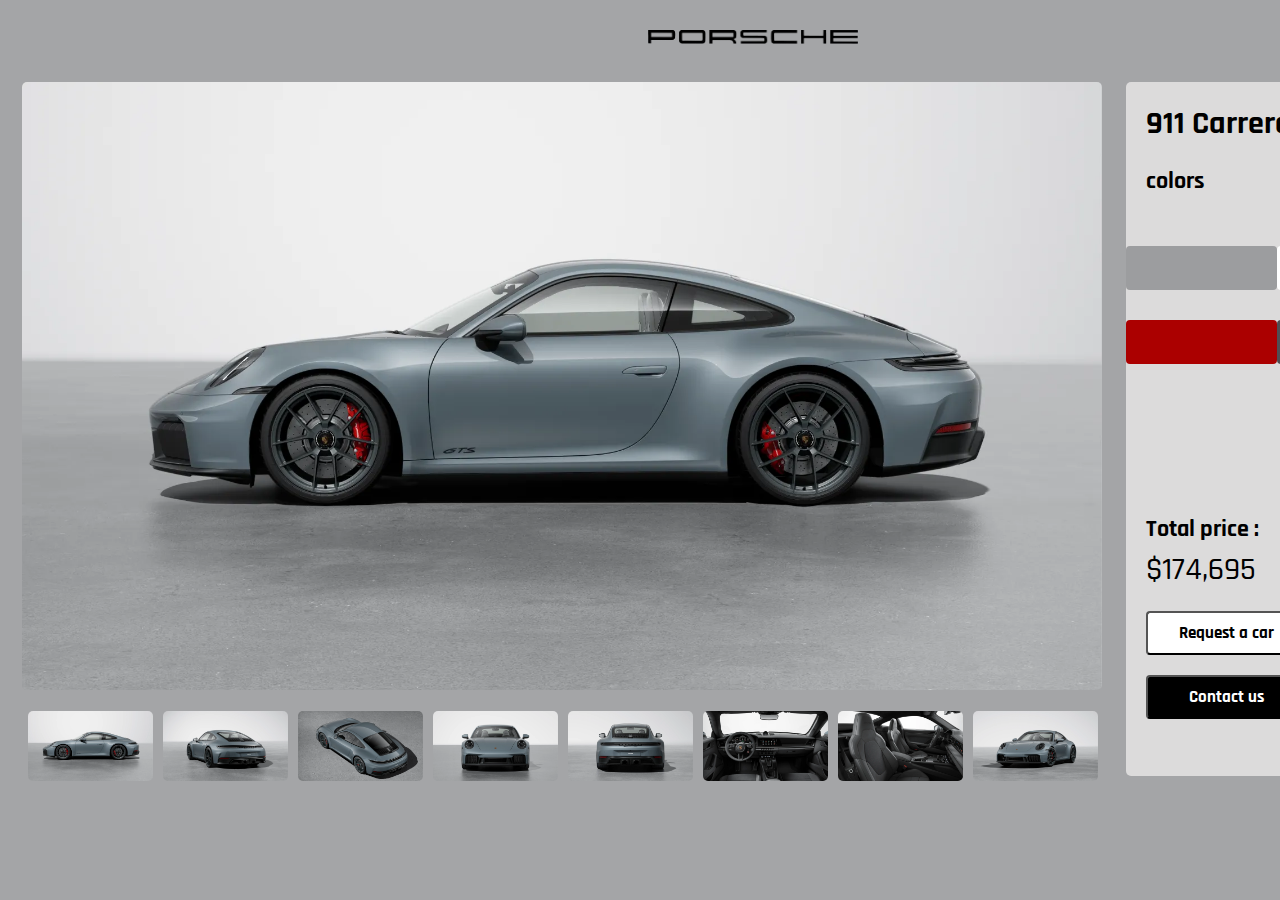
<file: proge de pfe/911 Carrera 4 GTS.html>
<!DOCTYPE html>
<html lang="fr">

<head>
    <meta charset="viewport" content="width=device-width, initial-scale=1.0">
    <title>porsche</title>
    <link rel="stylesheet" href="911-Carrera-GTS.css">
      <link rel="icon" type="image/png" href="icon/6ff6996f0921fb7a6b87839848aaf976.ico">
</head>

<body>
    <div class="header-div">
        <img src="images/porschelogo.png" class="porsche-header" width="210px" height="14px" />
          <a href="Sign-up.html">
            <img src="images/user.png" alt="" style="height: 30PX; margin-left: 550px;">
          </a>
    </div>
    </header>
    <div class="flix">
        <div class="product-gallery">
            <div class="main-image">
                <img id="mainImage" src="911-Carrera-GTS-image/iris (1).png.webp">
            </div>

            <div class="thumbnail-images">
                <img class="thumbnail" src="911-Carrera-GTS-image/iris (1).png.webp"
                    onclick="changeImage('911-Carrera-GTS-image/iris (1).png.webp')">
                <img class="thumbnail" src="911-Carrera-GTS-image/iris (2).webp"
                    onclick="changeImage('911-Carrera-GTS-image/iris (2).webp')">
                <img class="thumbnail" src="911-Carrera-GTS-image/iris (3).webp"
                    onclick="changeImage('911-Carrera-GTS-image/iris (3).webp')">
                <img class="thumbnail" src="911-Carrera-GTS-image/iris (4).webp"
                    onclick="changeImage('911-Carrera-GTS-image/iris (4).webp')">
                <img class="thumbnail" src="911-Carrera-GTS-image/iris (5).webp"
                    onclick="changeImage('911-Carrera-GTS-image/iris (5).webp')">
                <img class="thumbnail" src="911-Carrera-GTS-image/iris (6).webp"
                    onclick="changeImage('911-Carrera-GTS-image/iris (6).webp')">
                <img class="thumbnail" src="911-Carrera-GTS-image/iris (7).webp"
                    onclick="changeImage('911-Carrera-GTS-image/iris (7).webp')">
                <img class="thumbnail" src="911-Carrera-GTS-image/iris.webp"
                    onclick="changeImage('911-Carrera-GTS-image/iris.webp')">
            </div>
        </div>
        <div class="Price-bord">
            <div>
                <div>
                    <h1 style="margin-left: 20px;">
                        911 Carrera 4 GTS
                    </h1>
                    <h2 style="margin-left: 20px;">
                        colors
                    </h2>
                </div>

                <div class="line-1">
                    <div class="Vanadium-Grey-Metallic color havar">

                    </div>
                    <div class="White color havar">

                    </div>
                </div>

                <div class="line-2">

                    <div class="Black color havar" style="background-color: rgb(171, 0, 0) ;">

                    </div>

                    <div class="Slate-Grey-Neo color havar">

                    </div>

                </div>


            </div>
            <div>
                <h2 style="margin-top: 150px; margin-left: 20px;">
                    Total price :
                </h2>
                <h1 style="margin-top: -15px; margin-left: 20px;font-weight: 500;">
                    $174,695
                </h1>
                <a href="">
                    <button type="button" class="Request">
                        Request a car
                    </button>
                </a><br>
                <a href="index.html">
                    <button type="button" class="Contact" style="margin-top: 20px;">
                        Contact us
                    </button>
                </a>
            </div>
        </div>
    </div>
    <script src="911-Carrera-GTS.js"></script>
</body>

</html>
</file>
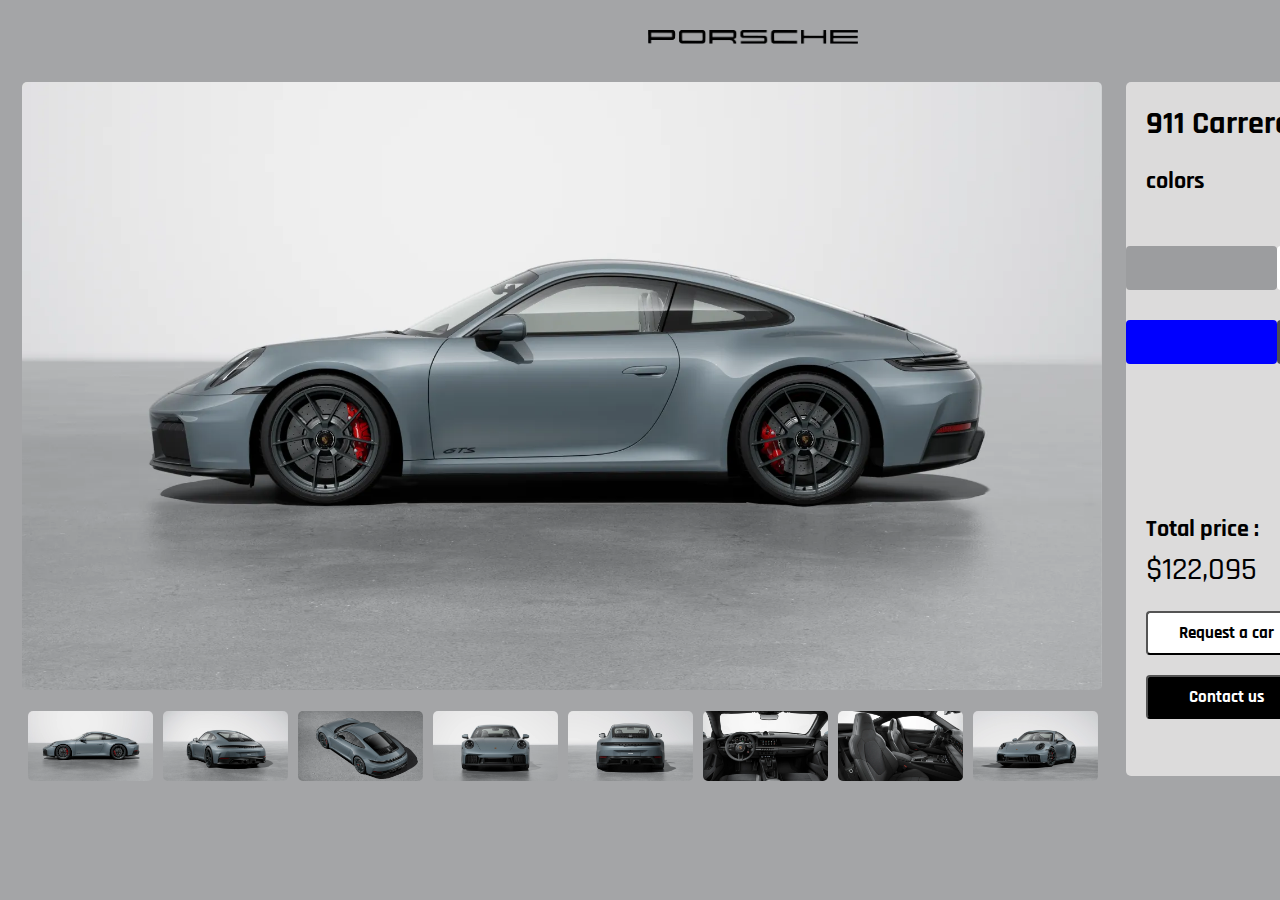
<file: proge de pfe/911 Carrera.html>
<!DOCTYPE html>
<html lang="fr">

<head>
    <meta charset="viewport" content="width=device-width, initial-scale=1.0">
    <title>porsche</title>
    <link rel="stylesheet" href="911-Carrera-GTS.css">
    <link rel="icon" type="image/png" href="icon/6ff6996f0921fb7a6b87839848aaf976.ico">
</head>

<body>
    <div class="header-div">
        <img src="images/porschelogo.png" class="porsche-header" width="210px" height="14px" />
        <a href="Sign-up.html">
            <img src="images/user.png" alt="" style="height: 30PX; margin-left: 550px;">
          </a>
    </div>
    </header>
    <div class="flix">
        <div class="product-gallery">
            <div class="main-image">
                <img id="mainImage" src="911-Carrera-GTS-image/iris (1).png.webp">
            </div>

            <div class="thumbnail-images">
                <img class="thumbnail" src="911-Carrera-GTS-image/iris (1).png.webp"
                    onclick="changeImage('911-Carrera-GTS-image/iris (1).png.webp')">
                <img class="thumbnail" src="911-Carrera-GTS-image/iris (2).webp"
                    onclick="changeImage('911-Carrera-GTS-image/iris (2).webp')">
                <img class="thumbnail" src="911-Carrera-GTS-image/iris (3).webp"
                    onclick="changeImage('911-Carrera-GTS-image/iris (3).webp')">
                <img class="thumbnail" src="911-Carrera-GTS-image/iris (4).webp"
                    onclick="changeImage('911-Carrera-GTS-image/iris (4).webp')">
                <img class="thumbnail" src="911-Carrera-GTS-image/iris (5).webp"
                    onclick="changeImage('911-Carrera-GTS-image/iris (5).webp')">
                <img class="thumbnail" src="911-Carrera-GTS-image/iris (6).webp"
                    onclick="changeImage('911-Carrera-GTS-image/iris (6).webp')">
                <img class="thumbnail" src="911-Carrera-GTS-image/iris (7).webp"
                    onclick="changeImage('911-Carrera-GTS-image/iris (7).webp')">
                <img class="thumbnail" src="911-Carrera-GTS-image/iris.webp"
                    onclick="changeImage('911-Carrera-GTS-image/iris.webp')">
            </div>
        </div>
        <div class="Price-bord">
            <div>
                <div>
                    <h1 style="margin-left: 20px;">
                        911 Carrera
                    </h1>
                    <h2 style="margin-left: 20px;">
                        colors
                    </h2>
                </div>

                <div class="line-1">
                    <div class="Vanadium-Grey-Metallic color havar">

                    </div>
                    <div class="White color havar">

                    </div>
                </div>

                <div class="line-2">

                    <div class="Black color havar" style="background-color: blue;">

                    </div>

                    <div class="Slate-Grey-Neo color havar">

                    </div>

                </div>


            </div>
            <div>
                <h2 style="margin-top: 150px; margin-left: 20px;">
                    Total price :
                </h2>
                <h1 style="margin-top: -15px; margin-left: 20px;font-weight: 500;">
                    $122,095
                </h1>
                <a href="">
                    <button type="button" class="Request">
                        Request a car
                    </button>
                </a><br>
                <a href="index.html">
                    <button type="button" class="Contact" style="margin-top: 20px;">
                        Contact us
                    </button>
                </a>
            </div>
        </div>
    </div>
    <script src="911-Carrera-GTS.js"></script>
</body>

</html>
</file>
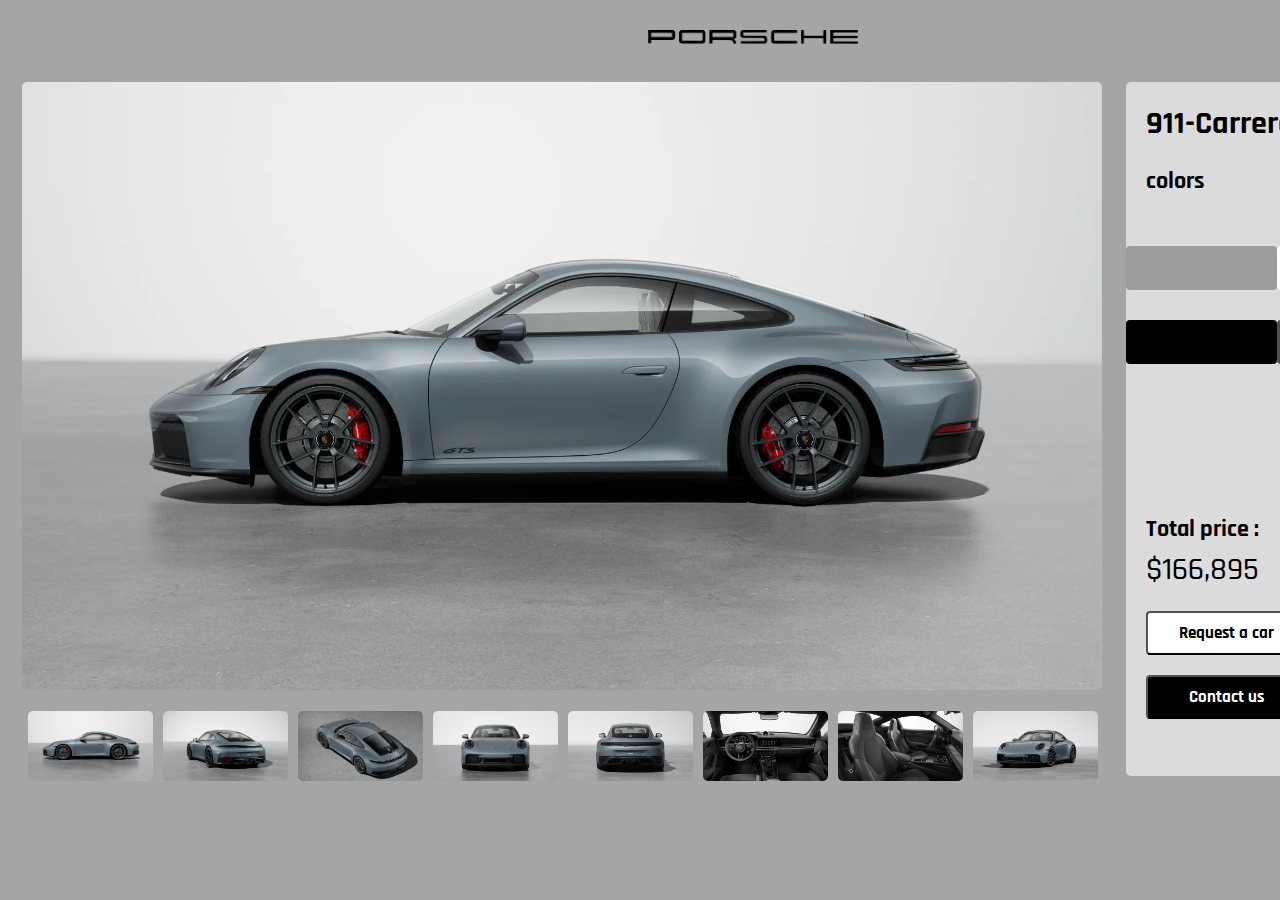
<file: proge de pfe/911-Carrera-GTS.html>
<!DOCTYPE html>
<html lang="fr">

<head>
    <meta charset="viewport" content="width=device-width, initial-scale=1.0">
    <title>porsche</title>
    <link rel="stylesheet" href="911-Carrera-GTS.css">
    <link rel="icon" type="image/png" href="icon/6ff6996f0921fb7a6b87839848aaf976.ico">
</head>

<body>
    <div class="header-div">
        <img src="images/porschelogo.png" class="porsche-header" width="210px" height="14px" />
        <a href="Sign-up.html">
            <img src="images/user.png" alt="" style="height: 30PX; margin-left: 550px;">
          </a>
    </div>
    </header>
    <div class="flix">
        <div class="product-gallery">
            <div class="main-image">
                <img id="mainImage" src="911-Carrera-GTS-image/iris (1).png.webp">
            </div>

            <div class="thumbnail-images">
                <img class="thumbnail" src="911-Carrera-GTS-image/iris (1).png.webp"
                    onclick="changeImage('911-Carrera-GTS-image/iris (1).png.webp')">
                <img class="thumbnail" src="911-Carrera-GTS-image/iris (2).webp"
                    onclick="changeImage('911-Carrera-GTS-image/iris (2).webp')">
                <img class="thumbnail" src="911-Carrera-GTS-image/iris (3).webp"
                    onclick="changeImage('911-Carrera-GTS-image/iris (3).webp')">
                <img class="thumbnail" src="911-Carrera-GTS-image/iris (4).webp"
                    onclick="changeImage('911-Carrera-GTS-image/iris (4).webp')">
                <img class="thumbnail" src="911-Carrera-GTS-image/iris (5).webp"
                    onclick="changeImage('911-Carrera-GTS-image/iris (5).webp')">
                <img class="thumbnail" src="911-Carrera-GTS-image/iris (6).webp"
                    onclick="changeImage('911-Carrera-GTS-image/iris (6).webp')">
                <img class="thumbnail" src="911-Carrera-GTS-image/iris (7).webp"
                    onclick="changeImage('911-Carrera-GTS-image/iris (7).webp')">
                <img class="thumbnail" src="911-Carrera-GTS-image/iris.webp"
                    onclick="changeImage('911-Carrera-GTS-image/iris.webp')">
            </div>
        </div>
        <div class="Price-bord">
            <div>
                <div>
                    <h1 style="margin-left: 20px;">
                        911-Carrera-GTS
                    </h1>
                    <h2 style="margin-left: 20px;">
                        colors
                    </h2>
                </div>

                <div class="line-1">
                    <div class="Vanadium-Grey-Metallic color havar">

                    </div>
                    <div class="White color havar">

                    </div>
                </div>

                <div class="line-2">

                    <div class="Black color havar">

                    </div>

                    <div class="Slate-Grey-Neo color havar">

                    </div>

                </div>


            </div>
            <div>
                <h2 style="margin-top: 150px; margin-left: 20px;">
                    Total price :
                </h2>
                <h1 style="margin-top: -15px; margin-left: 20px;font-weight: 500;">
                    $166,895
                </h1>
                <a href="">
                    <button type="button" class="Request">
                        Request a car
                    </button>
                </a><br>
                <a href="index.html">
                    <button type="button" class="Contact" style="margin-top: 20px;">
                        Contact us
                    </button>
                </a>
            </div>
        </div>
    </div>
    <script src="911-Carrera-GTS.js"></script>
</body>

</html>
</file>
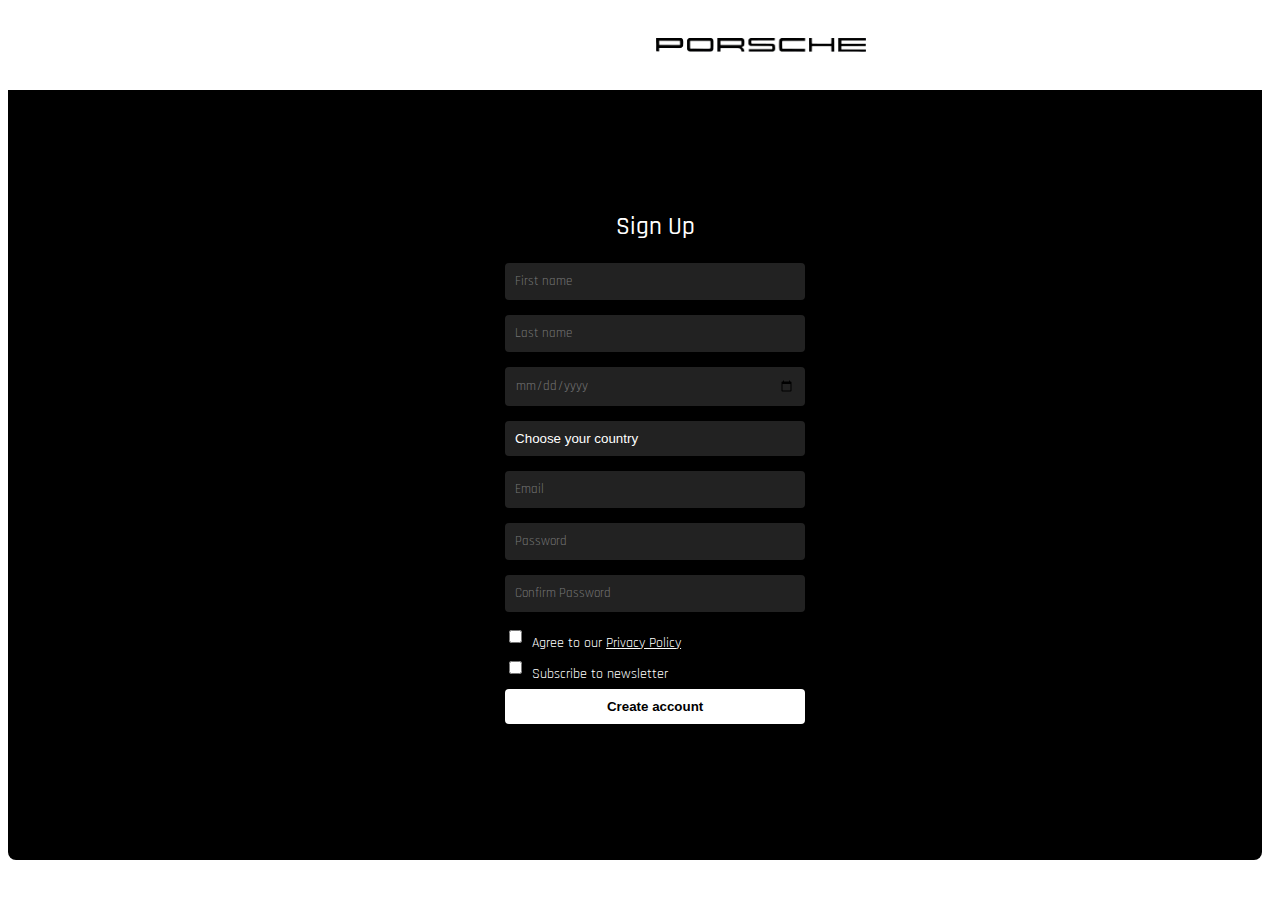
<file: proge de pfe/Sign-up.html>
<!DOCTYPE html>
<html lang="en">

<head>
    <meta charset="UTF-8">
    <meta name="viewport" content="width=device-width, initial-scale=1.0">
    <title>Sign Up</title>
    <link rel="stylesheet" href="Sign-up.css">
</head>

<body class="body">
    <div class="header-div">
        <img src="images/porschelogo.png" class="porsche-header" width="210px" height="14px" />
    </div>
    <div class="signup-container">
        <form method="post" class="form">
            <h1>
                Sign Up
            </h1>
            <input type="text" name="first_name" placeholder="First name" required>
            <input type="text" name="last_name" placeholder="Last name" required>
            <input type="date" name="birth_date" placeholder="Select your birth date" required>
            <select name="country" required>
                <option value="" disabled selected>
                    Choose your country
                </option>
                <option value="" disabled selected>
                    Choose your country
                </option>
            </select>
            <input type="email" name="email" placeholder="Email" required>
            <input type="password" name="password" placeholder="Password" required>
            <input type="password" name="confirm_password" placeholder="Confirm Password" required>
            <div class="checkbox-container">
                <input type="checkbox" id="privacy_policy" name="privacy_policy" required>
                <label for="privacy_policy">Agree to our <a href="" style="color: rgb(255, 255, 255);font-family: 'Rajdhani', sans-serif;">Privacy Policy</a></label>
            </div>
            <div class="checkbox-container">
                <input type="checkbox" id="subscribe_newsletter" name="subscribe_newsletter">
                <label for="subscribe_newsletter">Subscribe to newsletter</label>
            </div>
            <a href="index.html">
                <button type="button" onclick="redirectToPage()">
                    Create account
                </button>
            </a>
        </form>
    </div>
    <script src="">

    </script>
</body>

</html>
</file>
<file: proge de pfe/911-Carrera-GTS.css>
@import url("https://fonts.googleapis.com/css2?family=Poppins:ital,wght@0,100;0,200;0,300;0,400;0,500;0,600;0,700;0,800;0,900;1,100;1,200;1,300;1,400;1,500;1,600;1,700;1,800;1,900&family=Rajdhani:wght@300;400;500;600;700&family=Roboto:ital,wght@0,100;0,300;0,400;0,500;0,700;0,900;1,100;1,300;1,400;1,500;1,700;1,900&display=swap");
body {
    font-family: "Rajdhani", sans-serif;
    height: 100vh;
    margin: 0;
    background-color: #88898cc3;
}

.product-gallery {
    text-align: center;
}

.main-image img {
    width: 1080px;
    height: auto;   
    border-radius: 5px;
    margin-bottom: 15px;
}

.main-image{
    width: 1081px;
    margin-left: 21px;
}

.thumbnail-images {
    display: flex;
    margin-left: 23px;
}

.thumbnail {
    width: 125px;
    height: auto;
    border-radius: 5px;
    margin: 0 5px;
    cursor: pointer;
    transition: transform 0.2s;
}

.thumbnail:hover {
    transform: scale(1.1);
}

.header-div {
    width: 1397px;
    height: 82px;
    margin-left: 61px;
}

.porsche-header {
    margin-left: 42%;
    margin-top: 30px;
}

.Price-bord{
    width: 371px;
    height: auto;
    margin-left: 23px; 
    border-radius: 5px;
    background-color: #dcdbdb;
    margin-bottom: 5px;
}

.flix{
    display: flex;
}

.line-1{
    justify-content: space-evenly;
    display: flex;
}

.line-2{
    justify-content: space-evenly;
    display: flex;
}

.Vanadium-Grey-Metallic{
    background-color: #88898cc3;
}

.White{
    background-color: #fefefe;
}

.color{
    height: 44px;
    width: 151px;
    border-radius: 4px;
    margin-top: 30px;
}


.Black{
    background-color: black;
}

.Slate-Grey-Neo{
    background-color: #4E4E53;
}
.havar.active {
    transform: scale(1.2); 
    transition: transform 0.3s ease-in-out; 
}
.Request{
    border-radius: 4px;
    background-color: #ffffff;
    font-family: "Rajdhani", sans-serif;
    font-weight: 800;
    font-size: 17px;
    height: 44px;
    width: 160px;
    margin-left: 20px;
}
.Contact{
    border-radius: 4px;
    background-color: #000000;
    color: rgb(255, 255, 255);
    font-family: "Rajdhani", sans-serif;
    font-weight: 800;
    font-size: 17px;
    height: 44px;
    width: 160px;
    margin-left: 20px;
}
</file>
<file: proge de pfe/Sign-up.css>
@import url("https://fonts.googleapis.com/css2?family=Poppins:ital,wght@0,100;0,200;0,300;0,400;0,500;0,600;0,700;0,800;0,900;1,100;1,200;1,300;1,400;1,500;1,600;1,700;1,800;1,900&family=Rajdhani:wght@300;400;500;600;700&family=Roboto:ital,wght@0,100;0,300;0,400;0,500;0,700;0,900;1,100;1,300;1,400;1,500;1,700;1,900&display=swap");
.body-1 {
  display: flex;
  justify-content: center;
  align-items: center;
  margin: 0;
  background-color: #000;
  color: #fff;
  font-family: "Rajdhani", sans-serif;
}

.signup-container {
  background-color: #000;
  padding: 20px;
  border-radius: 0px 0px 8px 8px;
  box-shadow: 0 0 10px rgba(255, 255, 255, 0.1);
  text-align: center;
  width: 300px;
  height: 730px;
}

.header-div {
  width: 1397px;
  height: 82px;
  margin-left: 61px;
}
.porsche-header {
  margin-left: 42%;
  margin-top: 30px;
}

.signup-container form {
  display: flex;
  flex-direction: column;
  margin-left: 39.3%;
}

.signup-container input {
  margin-bottom: 15px;
  padding: 10px;
  border: none;
  border-radius: 4px;
  background-color: #222;
  color: #fff;
  font-family: "Rajdhani", sans-serif;
}
.signup-container select {
  margin-bottom: 15px;
  padding: 10px;
  border: none;
  border-radius: 4px;
  background-color: #222;
  color: #fff;
}

.signup-container button {
  margin-bottom: 15px;
  padding: 10px;
  border: none;
  border-radius: 4px;
  background-color: #222;
  color: #fff;
}

.signup-container input[type="date"] {
  color: #757575;
}

.signup-container select {
  appearance: none;
}

.signup-container {
  display: flex;
  align-items: center;
  font-size: 14px;
}

.checkbox-container {
  display: flex;
  align-items: center;
  font-size: 14px;
}

.signup-container {
  width: auto;
  margin-right: 10px;
}

.checkbox-container input {
  width: auto;
  margin-right: 10px;
}

.signup-container button {
  background-color: #fff;
  color: #000;
  font-weight: bold;
  cursor: pointer;
  transition: background-color 0.3s ease;
  width: 300px;
}

.signup-container button:hover {
  background-color: #ddd;
}

label {
  color: #ffffff;
  font-family: "Rajdhani", sans-serif;
}

.form h1{
    color: #ffffff;
    font-family: "Rajdhani", sans-serif;font-weight: 500;
    font-size: 25px;
    margin: 0px;
    margin-bottom: 20px;
}
</file>
